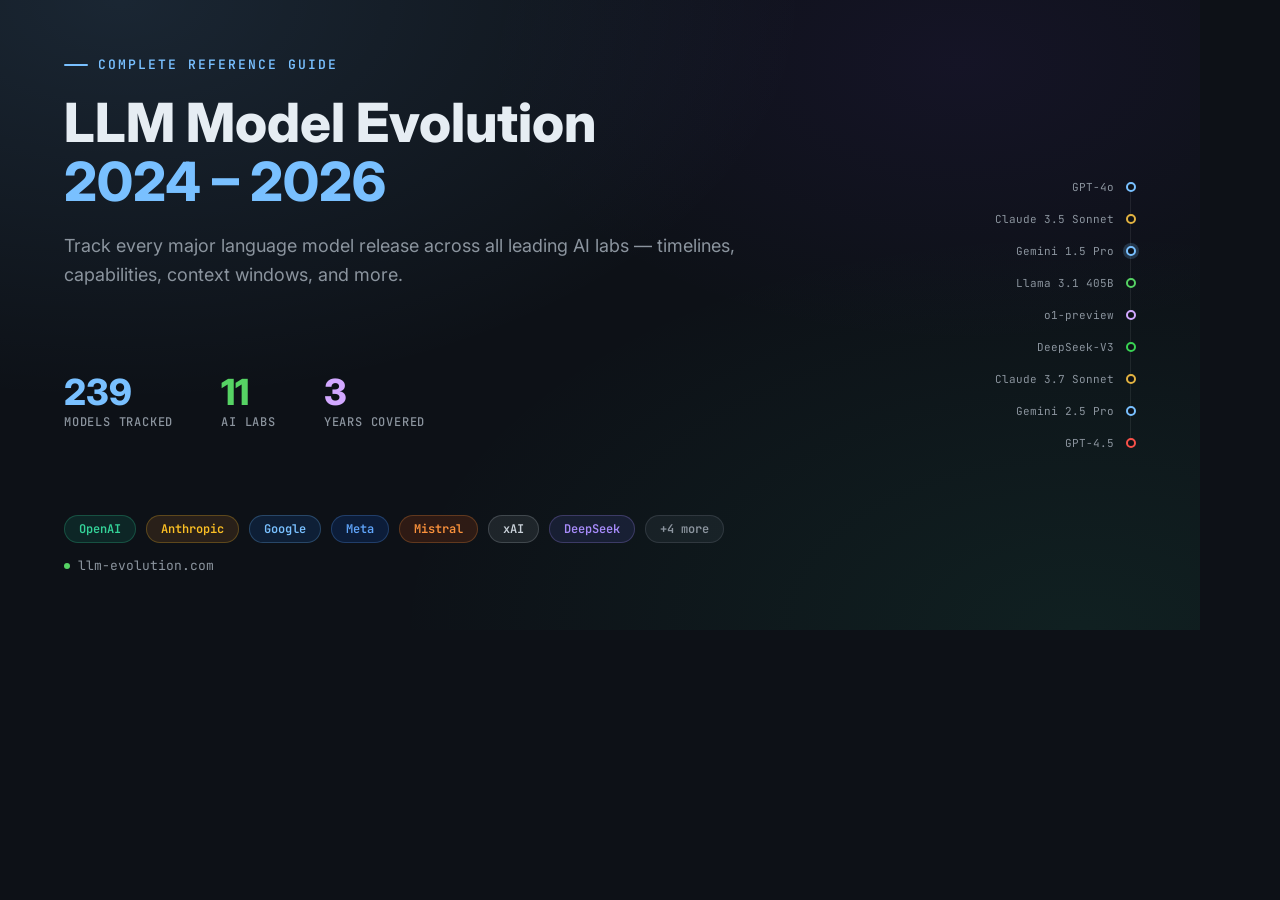
<file: og-image.html>
<!DOCTYPE html>
<html lang="en">
<head>
<meta charset="UTF-8">
<style>
  @import url('https://fonts.googleapis.com/css2?family=Inter:wght@400;600;700;800&family=JetBrains+Mono:wght@500;600&display=swap');

  * { box-sizing: border-box; margin: 0; padding: 0; }

  body {
    width: 1200px;
    height: 630px;
    overflow: hidden;
    background: #0d1117;
    font-family: 'Inter', system-ui, sans-serif;
    color: #e6edf3;
    position: relative;
  }

  /* Background gradients */
  body::before {
    content: '';
    position: absolute;
    inset: 0;
    background:
      radial-gradient(ellipse at 10% 0%, rgba(121,192,255,0.12) 0%, transparent 45%),
      radial-gradient(ellipse at 90% 100%, rgba(52,211,153,0.08) 0%, transparent 45%),
      radial-gradient(ellipse at 80% 10%, rgba(124,58,237,0.07) 0%, transparent 35%);
    pointer-events: none;
  }

  .container {
    position: relative;
    z-index: 1;
    padding: 56px 64px;
    height: 100%;
    display: flex;
    flex-direction: column;
    justify-content: space-between;
  }

  /* Top section */
  .top {
    display: flex;
    flex-direction: column;
    gap: 20px;
  }

  .eyebrow {
    font-family: 'JetBrains Mono', monospace;
    font-size: 13px;
    font-weight: 600;
    letter-spacing: 2px;
    text-transform: uppercase;
    color: #79c0ff;
    display: flex;
    align-items: center;
    gap: 10px;
  }

  .eyebrow::before {
    content: '';
    width: 24px;
    height: 2px;
    background: #79c0ff;
    border-radius: 1px;
  }

  h1 {
    font-size: 54px;
    font-weight: 800;
    line-height: 1.1;
    color: #e6edf3;
    max-width: 780px;
  }

  h1 span {
    color: #79c0ff;
  }

  .desc {
    font-size: 18px;
    color: #8b949e;
    line-height: 1.6;
    max-width: 680px;
  }

  /* Stats row */
  .stats {
    display: flex;
    gap: 48px;
  }

  .stat {
    display: flex;
    flex-direction: column;
    gap: 4px;
  }

  .stat-val {
    font-size: 36px;
    font-weight: 800;
    color: #e6edf3;
    line-height: 1;
  }

  .stat-val.blue  { color: #79c0ff; }
  .stat-val.green { color: #56d364; }
  .stat-val.purple{ color: #d2a8ff; }

  .stat-lab {
    font-family: 'JetBrains Mono', monospace;
    font-size: 12px;
    color: #8b949e;
    font-weight: 500;
    text-transform: uppercase;
    letter-spacing: 0.8px;
  }

  /* Provider pills */
  .providers {
    display: flex;
    align-items: center;
    gap: 10px;
  }

  .pill {
    padding: 5px 14px;
    border-radius: 100px;
    font-size: 12px;
    font-weight: 600;
    font-family: 'JetBrains Mono', monospace;
    border: 1px solid;
  }

  .pill.openai    { background: rgba(16,163,127,.15); color: #34d399; border-color: rgba(52,211,153,.25); }
  .pill.anthropic { background: rgba(199,124,44,.15); color: #fbbf24; border-color: rgba(251,191,36,.25); }
  .pill.google    { background: rgba(26,115,232,.15); color: #79c0ff; border-color: rgba(121,192,255,.25); }
  .pill.meta      { background: rgba(8,102,255,.15);  color: #60a5fa; border-color: rgba(96,165,250,.25); }
  .pill.mistral   { background: rgba(232,82,11,.15);  color: #fb923c; border-color: rgba(251,146,60,.25); }
  .pill.xai       { background: rgba(240,246,255,.08);color: #c9d1d9; border-color: rgba(201,209,217,.2); }
  .pill.deepseek  { background: rgba(91,95,199,.15);  color: #a78bfa; border-color: rgba(167,139,250,.25); }
  .pill.more      { background: rgba(148,163,184,.08);color: #8b949e; border-color: rgba(139,148,158,.2); }

  /* Right-side decorative timeline */
  .timeline-deco {
    position: absolute;
    right: 64px;
    top: 50%;
    transform: translateY(-50%);
    display: flex;
    flex-direction: column;
    gap: 0;
    align-items: flex-end;
  }

  .tl-item {
    display: flex;
    align-items: center;
    gap: 12px;
    padding: 9px 0;
    position: relative;
  }

  .tl-item::before {
    content: '';
    position: absolute;
    right: 5px;
    top: 0;
    bottom: 0;
    width: 1px;
    background: rgba(255,255,255,0.08);
  }

  .tl-item:first-child::before { top: 50%; }
  .tl-item:last-child::before  { bottom: 50%; }

  .tl-label {
    font-family: 'JetBrains Mono', monospace;
    font-size: 11px;
    color: #8b949e;
    text-align: right;
  }

  .tl-dot {
    width: 10px;
    height: 10px;
    border-radius: 50%;
    border: 2px solid;
    background: #0d1117;
    flex-shrink: 0;
    position: relative;
    z-index: 1;
  }

  .tl-dot.blue   { border-color: #79c0ff; }
  .tl-dot.green  { border-color: #56d364; }
  .tl-dot.purple { border-color: #d2a8ff; }
  .tl-dot.amber  { border-color: #e3b341; }
  .tl-dot.red    { border-color: #f85149; }
  .tl-dot.teal   { border-color: #39d353; }

  .tl-dot.active {
    box-shadow: 0 0 0 3px rgba(121,192,255,0.2);
  }

  /* Site URL */
  .url {
    font-family: 'JetBrains Mono', monospace;
    font-size: 13px;
    color: #8b949e;
    display: flex;
    align-items: center;
    gap: 8px;
  }

  .url::before {
    content: '';
    width: 6px;
    height: 6px;
    border-radius: 50%;
    background: #56d364;
  }
</style>
</head>
<body>
<div class="container">
  <div class="top">
    <div class="eyebrow">Complete Reference Guide</div>
    <h1>LLM Model Evolution<br><span>2024 – 2026</span></h1>
    <p class="desc">Track every major language model release across all leading AI labs — timelines, capabilities, context windows, and more.</p>
  </div>

  <div class="stats">
    <div class="stat">
      <div class="stat-val blue">239</div>
      <div class="stat-lab">Models Tracked</div>
    </div>
    <div class="stat">
      <div class="stat-val green">11</div>
      <div class="stat-lab">AI Labs</div>
    </div>
    <div class="stat">
      <div class="stat-val purple">3</div>
      <div class="stat-lab">Years Covered</div>
    </div>
  </div>

  <div style="display:flex; flex-direction:column; gap:14px;">
    <div class="providers">
      <div class="pill openai">OpenAI</div>
      <div class="pill anthropic">Anthropic</div>
      <div class="pill google">Google</div>
      <div class="pill meta">Meta</div>
      <div class="pill mistral">Mistral</div>
      <div class="pill xai">xAI</div>
      <div class="pill deepseek">DeepSeek</div>
      <div class="pill more">+4 more</div>
    </div>
    <div class="url">llm-evolution.com</div>
  </div>
</div>

<!-- Decorative timeline on right -->
<div class="timeline-deco">
  <div class="tl-item"><span class="tl-label">GPT-4o</span><div class="tl-dot blue"></div></div>
  <div class="tl-item"><span class="tl-label">Claude 3.5 Sonnet</span><div class="tl-dot amber"></div></div>
  <div class="tl-item"><span class="tl-label">Gemini 1.5 Pro</span><div class="tl-dot blue active"></div></div>
  <div class="tl-item"><span class="tl-label">Llama 3.1 405B</span><div class="tl-dot green"></div></div>
  <div class="tl-item"><span class="tl-label">o1-preview</span><div class="tl-dot purple"></div></div>
  <div class="tl-item"><span class="tl-label">DeepSeek-V3</span><div class="tl-dot teal"></div></div>
  <div class="tl-item"><span class="tl-label">Claude 3.7 Sonnet</span><div class="tl-dot amber"></div></div>
  <div class="tl-item"><span class="tl-label">Gemini 2.5 Pro</span><div class="tl-dot blue"></div></div>
  <div class="tl-item"><span class="tl-label">GPT-4.5</span><div class="tl-dot red"></div></div>
</div>
</body>
</html>
</file>
